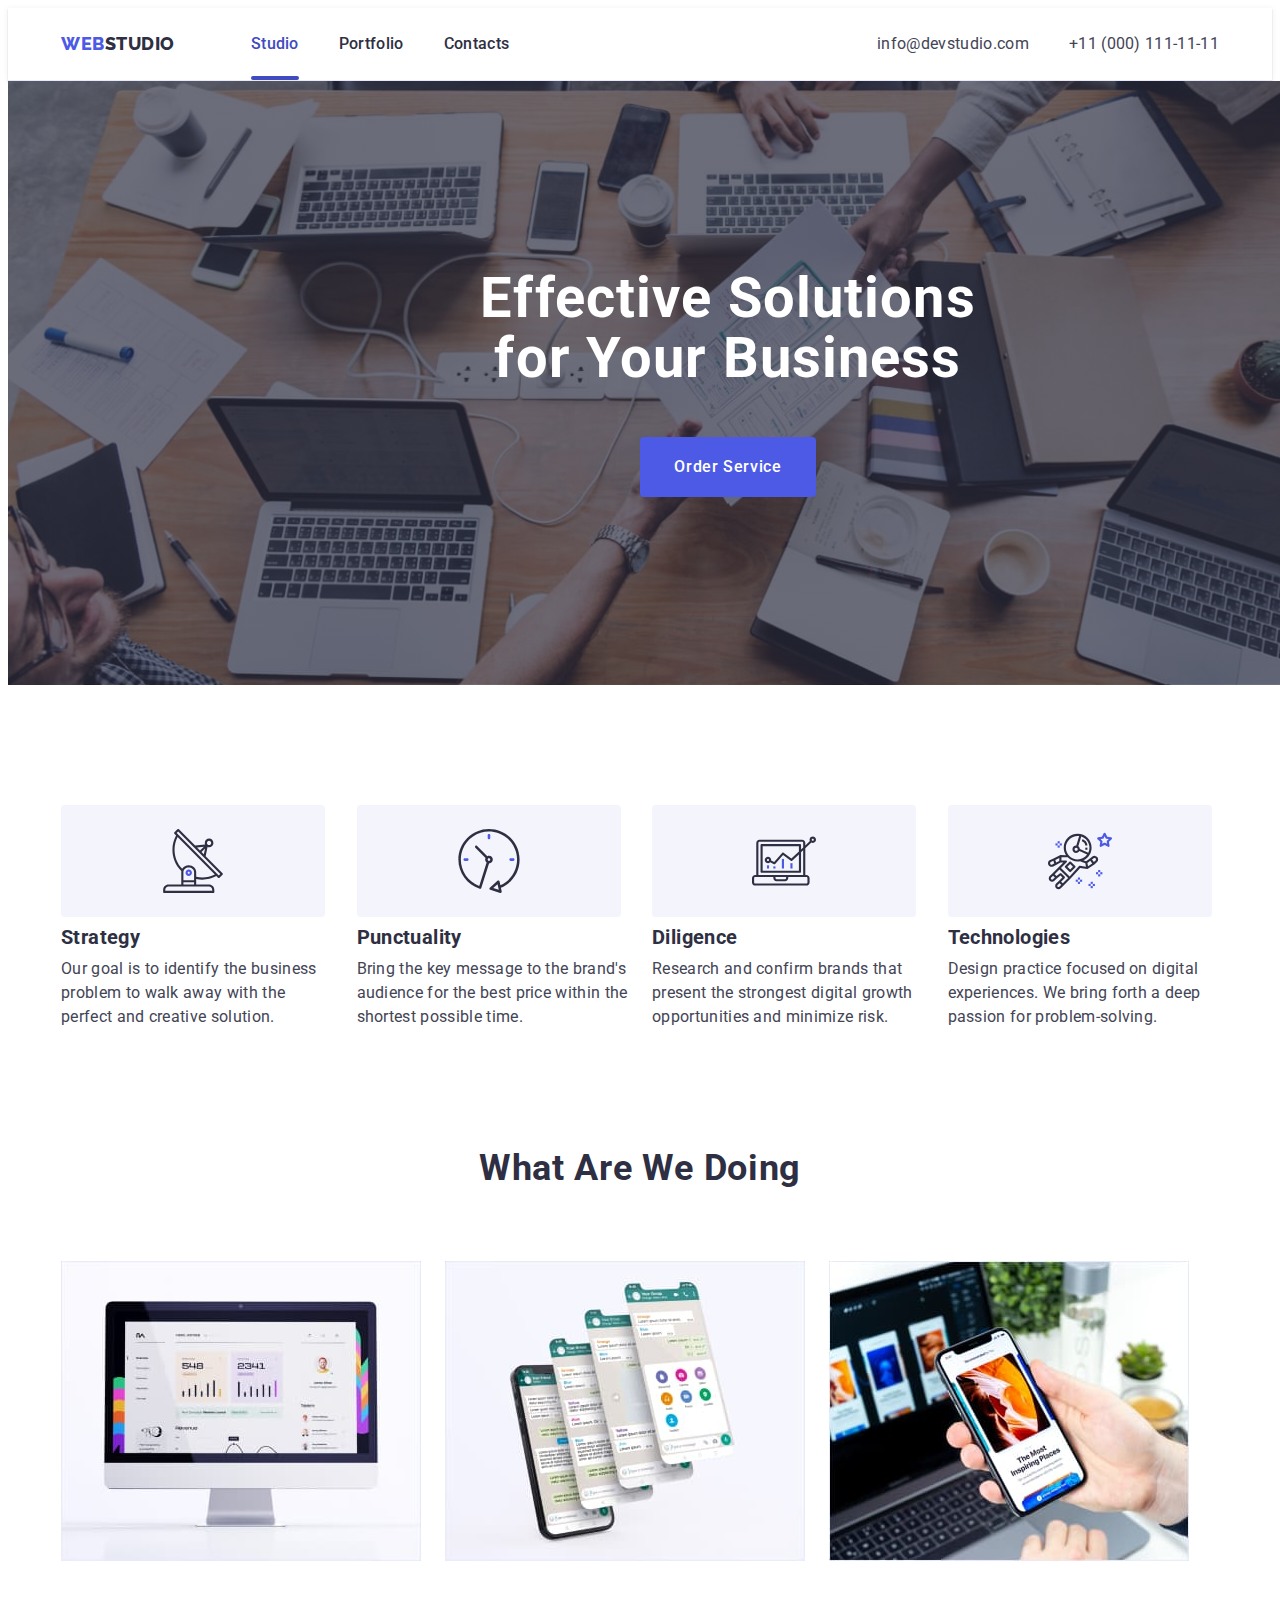
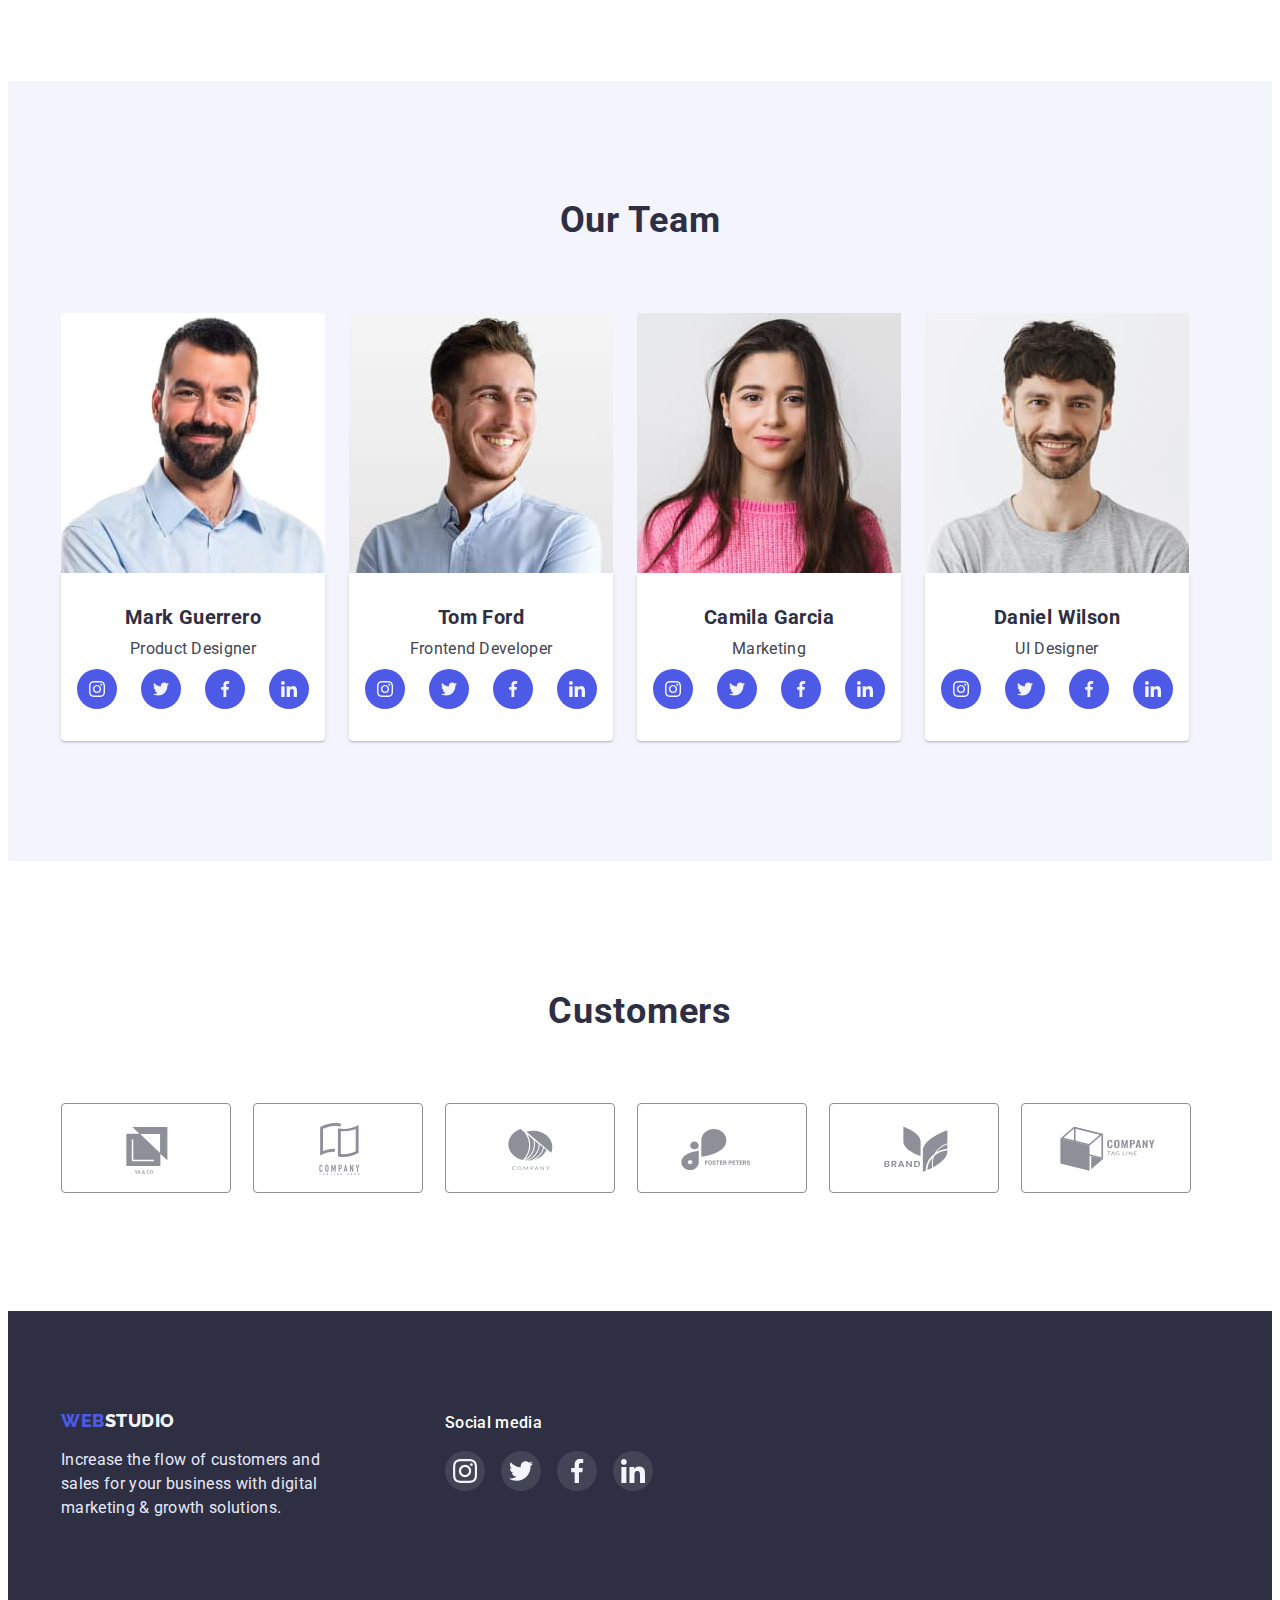
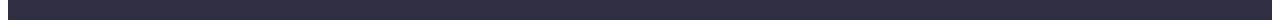
<file: index.html>
<!DOCTYPE html>
<html lang="en">
  <head>
    <meta charset="UTF-8" />
    <meta http-equiv="X-UA-Compatible" content="IE=edge" />
    <meta name="viewport" content="width=device-width, initial-scale=1.0" />
    <link rel="preconnect" href="https://fonts.googleapis.com" />
    <link rel="preconnect" href="https://fonts.gstatic.com" crossorigin />
    <link
      href="https://fonts.googleapis.com/css2?family=Raleway:wght@800&family=Roboto:wght@400;500;700;900&display=swap"
      rel="stylesheet"
    />
    <link
      rel="stylesheet"
      href="https://cdnjs.cloudflare.com/ajax/libs/modern-normalize/1.1.0/modern-normalize.min.css"
      integrity="sha512-wpPYUAdjBVSE4KJnH1VR1HeZfpl1ub8YT/NKx4PuQ5NmX2tKuGu6U/JRp5y+Y8XG2tV+wKQpNHVUX03MfMFn9Q=="
      crossorigin="anonymous"
      referrerpolicy="no-referrer"
    />
    <link rel="stylesheet" href="./css/styles.css" />
    <title>Home Work</title>
  </head>
  <body>
    <!--HEADER-->
    <header class="header">
      <div class="container header-container">
        <nav class="navigation">
          <a href="./index.html" class="logo link">
            <span class="logo-web">web</span>studio</a
          >
          <ul class="menu lists">
            <li class="menu-item">
              <a class="menu-txt link current" href="./index.html">Studio</a>
            </li>
            <li class="menu-item">
              <a class="menu-txt link" href="./portfolio.html">Portfolio</a>
            </li>
            <li class="menu-item">
              <a class="menu-txt link" href="/">Contacts</a>
            </li>
          </ul>
        </nav>
        <address class="address">
          <ul class="mail-tel lists">
            <li>
              <a class="link contacts mail" href="mailto:info@devstudio.com"
                >info@devstudio.com</a
              >
            </li>
            <li>
              <a class="link contacts" href="tel:+110001111111"
                >+11 (000) 111-11-11</a
              >
            </li>
          </ul>
        </address>
      </div>
    </header>
    <!--/HEADER-->
    <!--MAIN-->
    <main>
      <!--HERO-->
      <section class="hero">
        <div class="container hero-container">
          <h1 class="main-title">Effective Solutions for Your Business</h1>
          <button class="main-btn" data-modal-open type="button">
            Order Service
          </button>
        </div>
      </section>
      <!--/HERO-->
      <!--FEATURES-->
      <section class="features">
        <div class="container">
          <ul class="features-list lists">
            <li class="features-list-item">
              <div class="features-icon-item">
                <svg class="features-icon" width="64" height="64">
                  <use href="./images/icons.svg#icon-antenna"></use>
                </svg>
              </div>
              <h3 class="features-title">Strategy</h3>
              <p class="features-txt">
                Our goal is to identify the business problem to walk away with
                the perfect and creative solution.
              </p>
            </li>
            <li class="features-list-item">
              <div class="features-icon-item">
                <svg class="features-icon" width="64" height="64">
                  <use href="./images/icons.svg#icon-clock"></use>
                </svg>
              </div>
              <h3 class="features-title">Punctuality</h3>
              <p class="features-txt">
                Bring the key message to the brand's audience for the best price
                within the shortest possible time.
              </p>
            </li>
            <li class="features-list-item">
              <div class="features-icon-item">
                <svg class="features-icon" width="64" height="64">
                  <use href="./images/icons.svg#icon-diagram"></use>
                </svg>
              </div>
              <h3 class="features-title">Diligence</h3>
              <p class="features-txt">
                Research and confirm brands that present the strongest digital
                growth opportunities and minimize risk.
              </p>
            </li>
            <li class="features-list-item">
              <div class="features-icon-item">
                <svg class="features-icon" width="64" height="64">
                  <use href="./images/icons.svg#icon-astronaut"></use>
                </svg>
              </div>
              <h3 class="features-title">Technologies</h3>
              <p class="features-txt">
                Design practice focused on digital experiences. We bring forth a
                deep passion for problem-solving.
              </p>
            </li>
          </ul>
        </div>
      </section>
      <!--/FEATURES-->
      <!--PROJECTS-->
      <section class="projects">
        <div class="container">
          <h2 class="project-title">What are we doing</h2>
          <ul class="projects-list lists">
            <li class="img">
              <img
                src="./images/monitor.jpg"
                alt="monitor"
                width="360"
                height="300"
              />
            </li>
            <li class="img">
              <img
                src="./images/telephones.jpg"
                alt="telephones"
                width="360"
                height="300"
              />
            </li>
            <li class="img">
              <img
                src="./images/telephonandnote.jpg"
                alt="telephone_and_monitor"
                width="360"
                height="300"
              />
            </li>
          </ul>
        </div>
      </section>
      <!--/PROJECTS-->
      <!--TEAM-->
      <section class="team">
        <div class="container">
          <h2 class="team-title">Our Team</h2>
          <ul class="team-list lists">
            <li>
              <img
                src="./images/imgboroda.jpg"
                alt="Mark Guerrero"
                width="264"
                height="260"
              />
              <div class="team-content">
                <h3 class="team-name">Mark Guerrero</h3>
                <p class="job">Product Designer</p>
                <ul class="team-soc-list lists">
                  <li class="team-soc-item">
                    <a href="" class="team-soc-link link"
                      ><svg class="team-soc-icon" width="16" height="16">
                        <use href="./images/icons.svg#icon-instagram"></use>
                      </svg>
                    </a>
                  </li>
                  <li class="team-soc-item">
                    <a href="" class="team-soc-link link"
                      ><svg class="team-soc-icon" width="16" height="16">
                        <use href="./images/icons.svg#icon-twitter"></use>
                      </svg>
                    </a>
                  </li>
                  <li class="team-soc-item">
                    <a href="" class="team-soc-link link"
                      ><svg class="team-soc-icon" width="16" height="16">
                        <use href="./images/icons.svg#icon-facebook"></use>
                      </svg>
                    </a>
                  </li>
                  <li class="team-soc-item">
                    <a href="" class="team-soc-link link"
                      ><svg class="team-soc-icon" width="16" height="16">
                        <use href="./images/icons.svg#icon-linkedin"></use>
                      </svg>
                    </a>
                  </li>
                </ul>
              </div>
            </li>
            <li>
              <img
                src="./images/jungboy.jpg"
                alt="Tom Ford"
                width="264"
                height="260"
              />
              <div class="team-content">
                <h3 class="team-name">Tom Ford</h3>
                <p class="job">Frontend Developer</p>
                <ul class="team-soc-list lists">
                  <li class="team-soc-item">
                    <a href="" class="team-soc-link link"
                      ><svg class="team-soc-icon" width="16" height="16">
                        <use href="./images/icons.svg#icon-instagram"></use>
                      </svg>
                    </a>
                  </li>
                  <li class="team-soc-item">
                    <a href="" class="team-soc-link link"
                      ><svg class="team-soc-icon" width="16" height="16">
                        <use href="./images/icons.svg#icon-twitter"></use>
                      </svg>
                    </a>
                  </li>
                  <li class="team-soc-item">
                    <a href="" class="team-soc-link link"
                      ><svg class="team-soc-icon" width="16" height="16">
                        <use href="./images/icons.svg#icon-facebook"></use>
                      </svg>
                    </a>
                  </li>
                  <li class="team-soc-item">
                    <a href="" class="team-soc-link link"
                      ><svg class="team-soc-icon" width="16" height="16">
                        <use href="./images/icons.svg#icon-linkedin"></use>
                      </svg>
                    </a>
                  </li>
                </ul>
              </div>
            </li>
            <li>
              <img
                src="./images/girl.jpg"
                alt="Camila Garcia"
                width="264"
                height="260"
              />
              <div class="team-content">
                <h3 class="team-name">Camila Garcia</h3>
                <p class="job">Marketing</p>
                <ul class="team-soc-list lists">
                  <li class="team-soc-item">
                    <a href="" class="team-soc-link link"
                      ><svg class="team-soc-icon" width="16" height="16">
                        <use href="./images/icons.svg#icon-instagram"></use>
                      </svg>
                    </a>
                  </li>
                  <li class="team-soc-item">
                    <a href="" class="team-soc-link link"
                      ><svg class="team-soc-icon" width="16" height="16">
                        <use href="./images/icons.svg#icon-twitter"></use>
                      </svg>
                    </a>
                  </li>
                  <li class="team-soc-item">
                    <a href="" class="team-soc-link link"
                      ><svg class="team-soc-icon" width="16" height="16">
                        <use href="./images/icons.svg#icon-facebook"></use>
                      </svg>
                    </a>
                  </li>
                  <li class="team-soc-item">
                    <a href="" class="team-soc-link link"
                      ><svg class="team-soc-icon" width="16" height="16">
                        <use href="./images/icons.svg#icon-linkedin"></use>
                      </svg>
                    </a>
                  </li>
                </ul>
              </div>
            </li>
            <li>
              <img
                src="./images/jungboroda.jpg"
                alt="Daniel Wilson"
                width="264"
                height="260"
              />
              <div class="team-content">
                <h3 class="team-name">Daniel Wilson</h3>
                <p class="job">UI Designer</p>
                <ul class="team-soc-list lists">
                  <li class="team-soc-item">
                    <a href="" class="team-soc-link link"
                      ><svg class="team-soc-icon" width="16" height="16">
                        <use href="./images/icons.svg#icon-instagram"></use>
                      </svg>
                    </a>
                  </li>
                  <li class="team-soc-item">
                    <a href="" class="team-soc-link link"
                      ><svg class="team-soc-icon" width="16" height="16">
                        <use href="./images/icons.svg#icon-twitter"></use>
                      </svg>
                    </a>
                  </li>
                  <li class="team-soc-item">
                    <a href="" class="team-soc-link link"
                      ><svg class="team-soc-icon" width="16" height="16">
                        <use href="./images/icons.svg#icon-facebook"></use>
                      </svg>
                    </a>
                  </li>
                  <li class="team-soc-item">
                    <a href="" class="team-soc-link link"
                      ><svg class="team-soc-icon" width="16" height="16">
                        <use href="./images/icons.svg#icon-linkedin"></use>
                      </svg>
                    </a>
                  </li>
                </ul>
              </div>
            </li>
          </ul>
        </div>
      </section>
      <!--/TEAM-->
      <!--CUSTOMERS-->
      <section class="customers">
        <div class="container">
          <h2 class="customers-title">customers</h2>
          <ul class="customers-list lists">
            <li class="customers-item">
              <a class="customers-link link" href=""
                ><svg class="customers-icon" width="104" height="56">
                  <use href="./images/icons.svg#icon-Logo1"></use>
                </svg>
              </a>
            </li>
            <li class="customers-item">
              <a class="customers-link link" href=""
                ><svg class="customers-icon" width="104" height="56">
                  <use href="./images/icons.svg#icon-Logo2"></use>
                </svg>
              </a>
            </li>
            <li class="customers-item">
              <a class="customers-link link" href=""
                ><svg class="customers-icon" width="104" height="56">
                  <use href="./images/icons.svg#icon-Logo3"></use>
                </svg>
              </a>
            </li>
            <li class="customers-item">
              <a class="customers-link link" href=""
                ><svg class="customers-icon" width="104" height="56">
                  <use href="./images/icons.svg#icon-Logo4"></use>
                </svg>
              </a>
            </li>
            <li class="customers-item">
              <a class="customers-link link" href=""
                ><svg class="customers-icon" width="104" height="56">
                  <use href="./images/icons.svg#icon-Logo5"></use>
                </svg>
              </a>
            </li>
            <li class="customers-item">
              <a class="customers-link link" href=""
                ><svg class="customers-icon" width="104" height="56">
                  <use href="./images/icons.svg#icon-Logo6"></use>
                </svg>
              </a>
            </li>
          </ul>
        </div>
      </section>
      <!--/CUSTOMERS-->
    </main>
    <!--/MAIN-->
    <!--FOOTER-->
    <footer class="footer">
      <div class="container">
        <div class="footer-logo-txt">
          <a href="./index.html" class="footer-logo link"
            ><span class="logo-web">web</span>studio</a
          >
          <p class="footer-txt">
            Increase the flow of customers and sales for your business with
            digital marketing & growth solutions.
          </p>
        </div>
        <div class="footer-soc">
          <h2 class="footer-soc-title">Social media</h2>
          <ul class="footer-soc-list lists">
            <li class="footer-soc-item">
              <a class="footer-soc-link link" href="/">
                <svg class="footer-soc-icon" width="24" height="24">
                  <use href="./images/icons.svg#icon-instagram"></use>
                </svg>
              </a>
            </li>
            <li class="footer-soc-item">
              <a class="footer-soc-link link" href="/"
                ><svg class="footer-soc-icon" width="24" height="24">
                  <use href="./images/icons.svg#icon-twitter"></use>
                </svg>
              </a>
            </li>
            <li class="footer-soc-item">
              <a class="footer-soc-link link" href="/"
                ><svg class="footer-soc-icon" width="24" height="24">
                  <use href="./images/icons.svg#icon-facebook"></use>
                </svg>
              </a>
            </li>
            <li class="footer-soc-item">
              <a class="footer-soc-link link" href="/"
                ><svg class="footer-soc-icon" width="24" height="24">
                  <use href="./images/icons.svg#icon-linkedin"></use>
                </svg>
              </a>
            </li>
          </ul>
        </div>
      </div>
    </footer>
    <!--/FOOTER-->
    <!--MODAL-->
    <div class="backdrop is-hidden" data-modal>
      <div class="modal">
        <button type="button" data-modal-close class="modal-close">
          <svg class="x-modal">
            <use
              href="./images/icons.svg#icon-close"
              width="8"
              height="8"
            ></use>
          </svg>
        </button>
      </div>
    </div>
    <!--/MODAL-->
    <script src="./js/modal.js"></script>
  </body>
</html>
</file>
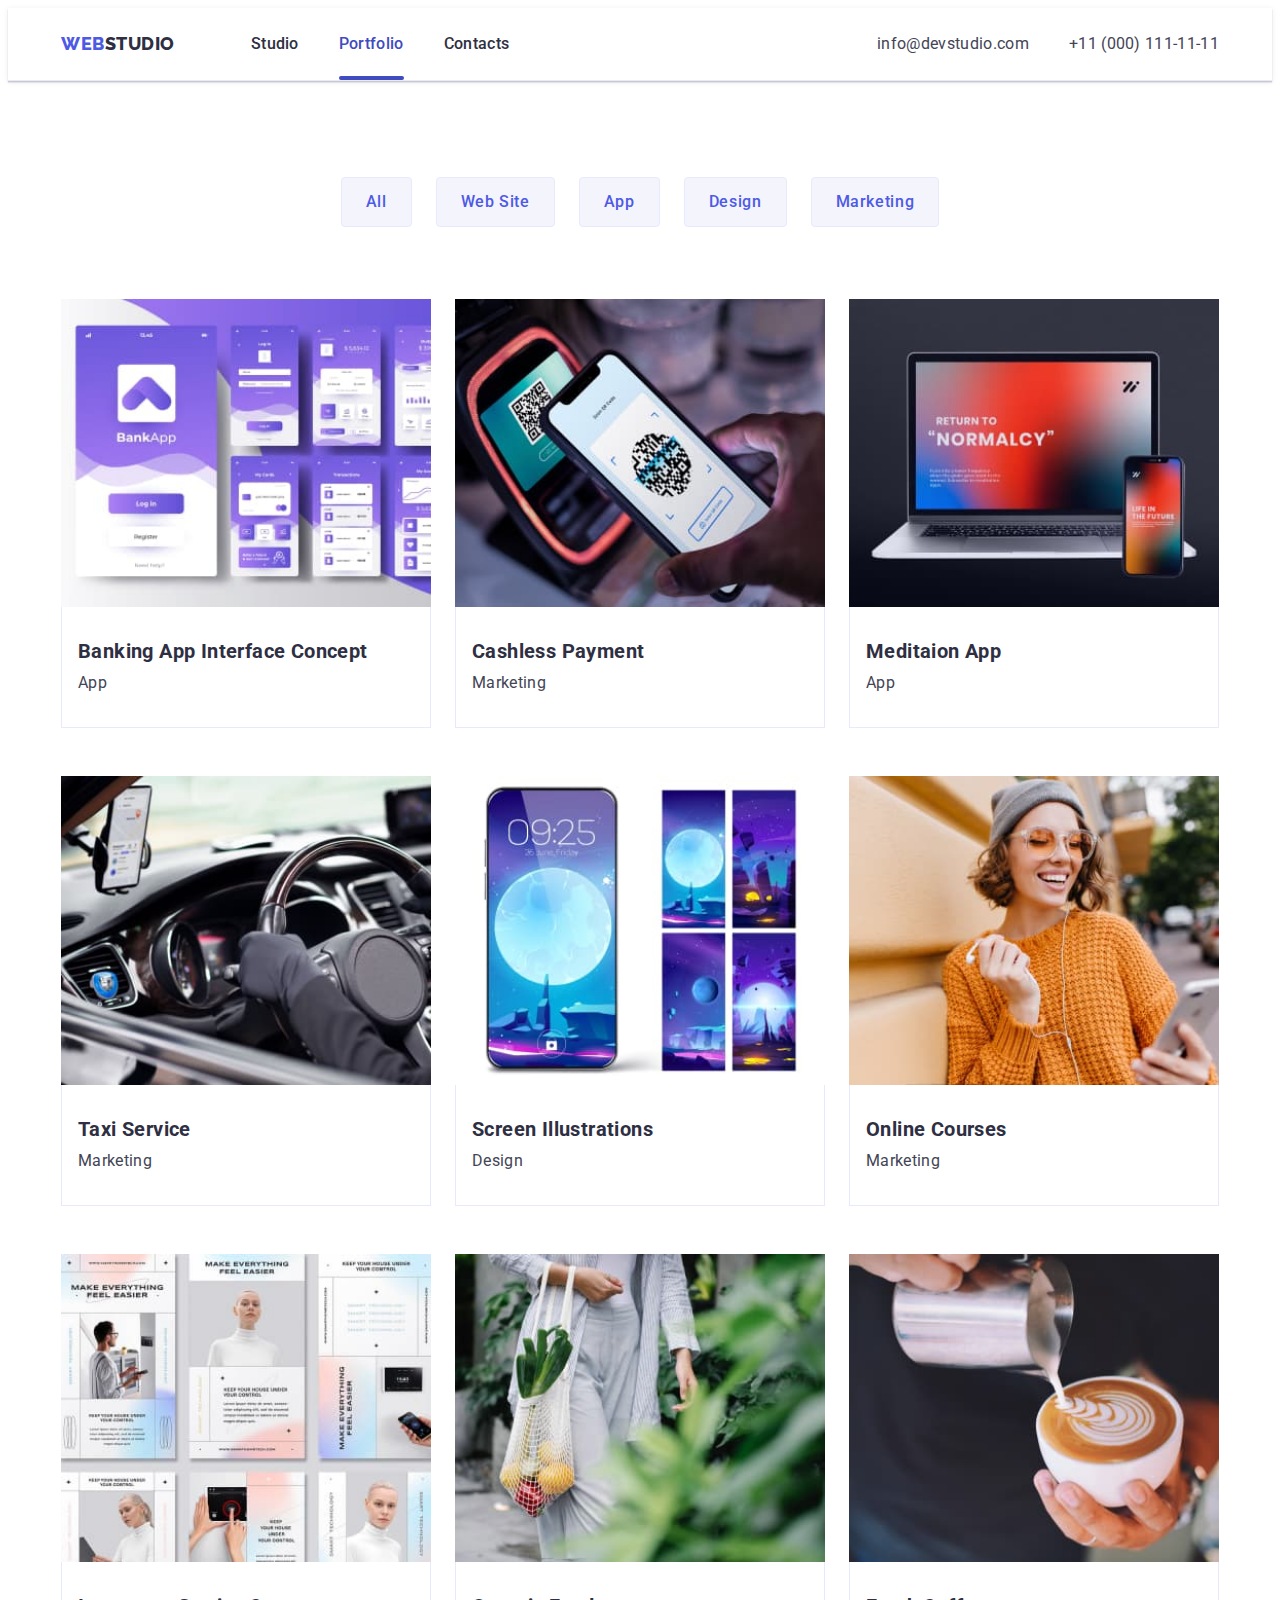
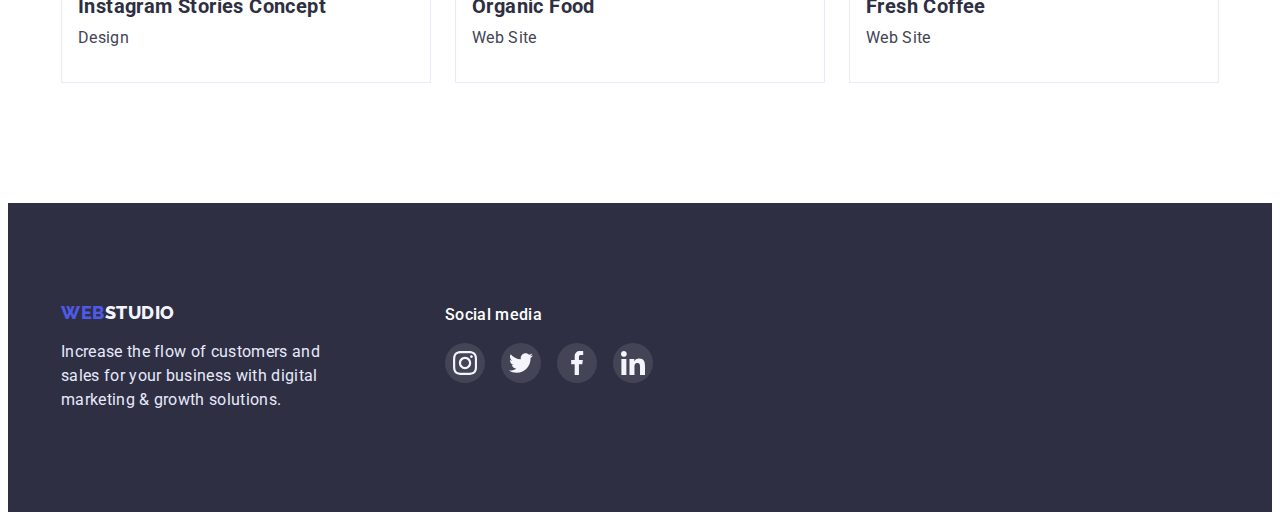
<file: portfolio.html>
<!DOCTYPE html>
<html lang="en">
  <head>
    <meta charset="UTF-8" />
    <meta http-equiv="X-UA-Compatible" content="IE=edge" />
    <meta name="viewport" content="width=device-width, initial-scale=1.0" />
    <link rel="preconnect" href="https://fonts.googleapis.com" />
    <link rel="preconnect" href="https://fonts.gstatic.com" crossorigin />
    <link
      href="https://fonts.googleapis.com/css2?family=Raleway:wght@800&family=Roboto:wght@400;500;700;900&display=swap"
      rel="stylesheet"
    />
    <link
      rel="stylesheet"
      href="https://cdnjs.cloudflare.com/ajax/libs/modern-normalize/1.1.0/modern-normalize.min.css"
      integrity="sha512-wpPYUAdjBVSE4KJnH1VR1HeZfpl1ub8YT/NKx4PuQ5NmX2tKuGu6U/JRp5y+Y8XG2tV+wKQpNHVUX03MfMFn9Q=="
      crossorigin="anonymous"
      referrerpolicy="no-referrer"
    />
    <link rel="stylesheet" href="./css/styles.css" />
    <title>Portfolio</title>
  </head>
  <body>
    <!--HEADER-->
    <header class="header portfolio-header">
      <div class="container header-container">
        <nav class="navigation">
          <a href="./index.html" class="logo link">
            <span class="logo-web">web</span>studio</a
          >
          <ul class="menu lists">
            <li class="menu-item">
              <a class="menu-txt link" href="./index.html">Studio</a>
            </li>
            <li class="menu-item">
              <a class="menu-txt link current" href="./portfolio.html"
                >Portfolio</a
              >
            </li>
            <li class="menu-item">
              <a class="menu-txt link" href="/">Contacts</a>
            </li>
          </ul>
        </nav>
        <address class="address">
          <ul class="mail-tel lists">
            <li>
              <a class="link contacts mail" href="mailto:info@devstudio.com"
                >info@devstudio.com</a
              >
            </li>
            <li>
              <a class="link contacts" href="tel:+110001111111"
                >+11 (000) 111-11-11</a
              >
            </li>
          </ul>
        </address>
      </div>
    </header>
    <!--/HEADER-->
    <!--PORTFOLIO-->
    <main>
      <section class="portfolio">
        <div class="container">
          <ul class="portfolio-navigation lists">
            <li><button type="button" class="portfolio-btn">All</button></li>
            <li>
              <button type="button" class="portfolio-btn">Web Site</button>
            </li>
            <li><button type="button" class="portfolio-btn">App</button></li>
            <li><button type="button" class="portfolio-btn">Design</button></li>
            <li>
              <button type="button" class="portfolio-btn">Marketing</button>
            </li>
          </ul>
          <ul class="portfolio-list lists">
            <li class="portfolio-item">
              <a href="/" class="link portfolio-card-link">
                <div class="portfolio-top">
                  <img
                    src="./images/img_portfolio_1.jpg"
                    alt="Sample application"
                  />
                  <p class="portfolio-top-txt">
                    14 Stylish and User-Friendly App Design Concepts · Task
                    Manager App · Calorie Tracker App · Exotic Fruit Ecommerce
                    App · Cloud Storage App
                  </p>
                </div>
                <div class="portfolio-content">
                  <h2 class="portfolio-title">Banking App Interface Concept</h2>
                  <p class="portfolio-txt">App</p>
                </div>
              </a>
            </li>
            <li class="portfolio-item">
              <a href="/" class="link portfolio-card-link">
                <div class="portfolio-top">
                  <img
                    src="./images/img_portfolio_2.jpg"
                    alt="Phone with qr code"
                  />
                  <p class="portfolio-top-txt">
                    14 Stylish and User-Friendly App Design Concepts · Task
                    Manager App · Calorie Tracker App · Exotic Fruit Ecommerce
                    App · Cloud Storage App
                  </p>
                </div>
                <div class="portfolio-content">
                  <h2 class="portfolio-title">Cashless Payment</h2>
                  <p class="portfolio-txt">Marketing</p>
                </div>
              </a>
            </li>
            <li class="portfolio-item">
              <a href="/" class="link portfolio-card-link">
                <div class="portfolio-top">
                  <img
                    src="./images/img_portfolio_3.jpg"
                    alt="Laptop with phone"
                  />
                  <p class="portfolio-top-txt">
                    14 Stylish and User-Friendly App Design Concepts · Task
                    Manager App · Calorie Tracker App · Exotic Fruit Ecommerce
                    App · Cloud Storage App
                  </p>
                </div>

                <div class="portfolio-content">
                  <h2 class="portfolio-title">Meditaion App</h2>
                  <p class="portfolio-txt">App</p>
                </div>
              </a>
            </li>
            <li class="portfolio-item">
              <a href="/" class="link portfolio-card-link">
                <div class="portfolio-top">
                  <img
                    src="./images/img_portfolio_4.jpg"
                    alt="Car salon with phone and driver"
                  />
                  <p class="portfolio-top-txt">
                    14 Stylish and User-Friendly App Design Concepts · Task
                    Manager App · Calorie Tracker App · Exotic Fruit Ecommerce
                    App · Cloud Storage App
                  </p>
                </div>
                <div class="portfolio-content">
                  <h2 class="portfolio-title">Taxi Service</h2>
                  <p class="portfolio-txt">Marketing</p>
                </div>
              </a>
            </li>
            <li class="portfolio-item">
              <a href="/" class="link portfolio-card-link">
                <div class="portfolio-top">
                  <img
                    src="./images/img_portfolio_5.jpg"
                    alt="Phone theme design"
                  />
                  <p class="portfolio-top-txt">
                    14 Stylish and User-Friendly App Design Concepts · Task
                    Manager App · Calorie Tracker App · Exotic Fruit Ecommerce
                    App · Cloud Storage App
                  </p>
                </div>
                <div class="portfolio-content">
                  <h2 class="portfolio-title">Screen Illustrations</h2>
                  <p class="portfolio-txt">Design</p>
                </div>
              </a>
            </li>
            <li class="portfolio-item">
              <a href="/" class="link portfolio-card-link">
                <div class="portfolio-top">
                  <img
                    src="./images/img_portfolio_6.jpg"
                    alt="A girl with a phone and headphones"
                  />
                  <p class="portfolio-top-txt">
                    14 Stylish and User-Friendly App Design Concepts · Task
                    Manager App · Calorie Tracker App · Exotic Fruit Ecommerce
                    App · Cloud Storage App
                  </p>
                </div>
                <div class="portfolio-content">
                  <h2 class="portfolio-title">Online Courses</h2>
                  <p class="portfolio-txt">Marketing</p>
                </div>
              </a>
            </li>
            <li class="portfolio-item">
              <a href="/" class="link portfolio-card-link">
                <div class="portfolio-top">
                  <img src="./images/img_portfolio_7.jpg" alt="Layout design" />
                  <p class="portfolio-top-txt">
                    14 Stylish and User-Friendly App Design Concepts · Task
                    Manager App · Calorie Tracker App · Exotic Fruit Ecommerce
                    App · Cloud Storage App
                  </p>
                </div>
                <div class="portfolio-content">
                  <h2 class="portfolio-title">Instagram Stories Concept</h2>
                  <p class="portfolio-txt">Design</p>
                </div>
              </a>
            </li>
            <li class="portfolio-item">
              <a href="/" class="link portfolio-card-link">
                <div class="portfolio-top">
                  <img
                    src="./images/img_portfolio_8.jpg"
                    alt="A girl with a bag of fruit"
                  />
                  <p class="portfolio-top-txt">
                    14 Stylish and User-Friendly App Design Concepts · Task
                    Manager App · Calorie Tracker App · Exotic Fruit Ecommerce
                    App · Cloud Storage App
                  </p>
                </div>
                <div class="portfolio-content">
                  <h2 class="portfolio-title">Organic Food</h2>
                  <p class="portfolio-txt">Web Site</p>
                </div>
              </a>
            </li>
            <li class="portfolio-item">
              <a href="/" class="link portfolio-card-link">
                <div class="portfolio-top">
                  <img
                    src="./images/img_portfolio_9.jpg"
                    alt="The barista makes coffee"
                  />
                  <p class="portfolio-top-txt">
                    14 Stylish and User-Friendly App Design Concepts · Task
                    Manager App · Calorie Tracker App · Exotic Fruit Ecommerce
                    App · Cloud Storage App
                  </p>
                </div>
                <div class="portfolio-content">
                  <h2 class="portfolio-title">Fresh Coffee</h2>
                  <p class="portfolio-txt">Web Site</p>
                </div>
              </a>
            </li>
          </ul>
        </div>
      </section>
    </main>
    <!--/PORTFOLIO-->
    <!--FOOTER-->
    <footer class="footer">
      <div class="container">
        <div class="footer-logo-txt">
          <a href="./index.html" class="footer-logo link"
            ><span class="logo-web">web</span>studio</a
          >
          <p class="footer-txt">
            Increase the flow of customers and sales for your business with
            digital marketing & growth solutions.
          </p>
        </div>
        <div class="footer-soc">
          <h2 class="footer-soc-title">Social media</h2>
          <ul class="footer-soc-list lists">
            <li class="footer-soc-item">
              <a class="footer-soc-link link" href="/">
                <svg class="footer-soc-icon" width="24" height="24">
                  <use href="./images/icons.svg#icon-instagram"></use>
                </svg>
              </a>
            </li>
            <li class="footer-soc-item">
              <a class="footer-soc-link link" href="/"
                ><svg class="footer-soc-icon" width="24" height="24">
                  <use href="./images/icons.svg#icon-twitter"></use>
                </svg>
              </a>
            </li>
            <li class="footer-soc-item">
              <a class="footer-soc-link link" href="/"
                ><svg class="footer-soc-icon" width="24" height="24">
                  <use href="./images/icons.svg#icon-facebook"></use>
                </svg>
              </a>
            </li>
            <li class="footer-soc-item">
              <a class="footer-soc-link link" href="/"
                ><svg class="footer-soc-icon" width="24" height="24">
                  <use href="./images/icons.svg#icon-linkedin"></use>
                </svg>
              </a>
            </li>
          </ul>
        </div>
      </div>
    </footer>
    <!--/FOOTER-->
  </body>
</html>
</file>
<file: css/styles.css>
:root {
  --main-color: #2e2f42;
  --second-txt-color: #434455;
  --portfolio-btn-main-color: #f4f4fd;
  --portfolio-btn-txt-color: #4d5ae5;
  --studio-btn-color: #4d5ae5;
  --studio-btn-txt-color: #ffff;
  --portfolio-background-btn-color: #404bbf;
  --hero-footer-background-color: #2e2f42;
  --logo-web-color: #4d5ae5;
  --menu-hover-color: #404bbf;
  --footer-logo-color: #f4f4fd;
  --footer-txt-color: #e7e9fc;
  --portfolio-btn-hover-txt-color: #ffff;
  --team-bckgd-color: #f4f4fd;
  --header-border-color: #e7e9fc;
  --portfolio-btn-border-color: #e7e9fc;
  --portfolio-item-border-color: #e7e9fc;
  --team-content-bckgd-color: #ffffff;
  --soc-bckgrnd-color: #4d5ae5;
  --soc-icon-color: #f4f4fd;
  --soc-bckgrnd-hover-color: #404bbf;
  --border-cust-color: #8e8f99;
  --features-icon-bckgrnd-color: #f4f4fd;
  --footer-soc-title-color: #fff;
  --footer-soc-bckgrnd-color: rgba(255, 255, 255, 0.1);
  --footer-soc-icon-color: #f4f4fd;
  --footer-soc-hover-color: #31d0aa;
  --main-background-btn-hover-color: #404bbf;
  --portfolio-hover-shadow: 0px 1px 6px rgba(46, 47, 66, 0.08),
    0px 1px 1px rgba(46, 47, 66, 0.16), 0px 2px 1px rgba(46, 47, 66, 0.08);
  --teamcard-shadow: 0px 1px 6px rgba(46, 47, 66, 0.08),
    0px 1px 1px rgba(46, 47, 66, 0.16), 0px 2px 1px rgba(46, 47, 66, 0.08);
  --portfolio-btn-hover-shadow: 0px 3px 1px rgba(0, 0, 0, 0.1),
    0px 2px 1px rgba(0, 0, 0, 0.08), 0px 2px 2px rgba(0, 0, 0, 0.12);
  --header-shadow: 0px 2px 1px rgba(46, 47, 66, 0.08),
    0px 1px 1px rgba(46, 47, 66, 0.16), 0px 1px 6px rgba(46, 47, 66, 0.08);
  --backdrop-bckgrnd-color: rgba(46, 47, 66, 0.4);
  --modal-bckgrnd-color: #fcfcfc;
  --modal-shadow: 0px 1px 1px rgba(0, 0, 0, 0.14),
    0px 1px 3px rgba(0, 0, 0, 0.12), 0px 2px 1px rgba(0, 0, 0, 0.2);
  --modal-close-bckgrnd-color: #e7e9fc;
}

body {
  font-family: "Roboto", sans-serif;
  background-color: var(--studio-btn-txt-color);
  color: var(--main-color);
}
.container {
  width: 1158px;
  margin: 0 auto;
  padding-left: 15px;
  padding-right: 15px;
}
.lists {
  list-style: none;
}
.link {
  text-decoration: none;
}
h1,
h2,
h3,
h4,
h5,
h6,
p {
  margin: 0;
}
ul {
  margin: 0;
  padding-left: 0;
}
button {
  cursor: pointer;
}
img {
  display: block;
  min-width: 100%;
  height: auto;
}
/*---------MODAL--------*/
.backdrop {
  position: fixed;
  top: 0;
  width: 100%;
  height: 100%;
  background: var(--backdrop-bckgrnd-color);
  transition: opacity 250ms cubic-bezier(0.4, 0, 0.2, 1),
    visibility 250ms cubic-bezier(0.4, 0, 0.2, 1);
}
.modal {
  position: absolute;
  top: 50%;
  left: 50%;
  transform: translate(-50%, -50%) scaleY(1);
  width: 408px;
  min-height: 576px;
  background: var(--modal-bckgrnd-color);
  box-shadow: var(--modal-shadow);
  border-radius: 4px;
  padding: 24px;
  transition: transform 300ms cubic-bezier(0.4, 0, 0.2, 1);
}
.modal-close {
  position: absolute;
  right: 24px;
  width: 24px;
  height: 24px;
  background: var(--modal-close-bckgrnd-color);
  border: 1px solid rgba(0, 0, 0, 0.1);
  border-radius: 50%;
}
.x-modal {
  position: absolute;
  left: 33.33%;
  right: 33.33%;
  top: 33.33%;
  bottom: 33.33%;
}
.is-hidden {
  opacity: 0;
  visibility: hidden;
  pointer-events: none;
}
.backdrop.is-hidden .modal {
  transform: translate(-50%, -50%) scaleY(0);
}
/*---------/MODAL--------*/
/*---------HEADER--------*/
.header {
  padding-top: 24px;
  padding-bottom: 24px;
  border-bottom: 1px solid var(--header-border-color);
  box-shadow: var(--header-shadow);
}
.header-container {
  display: flex;
}
.navigation {
  display: flex;
  align-items: center;
}
.logo {
  font-family: "Raleway", sans-serif;
  font-style: normal;
  font-weight: 800;
  font-size: 18px;
  line-height: 1.33;
  letter-spacing: 0.03em;
  margin-right: 76px;
  text-transform: uppercase;
  color: var(--main-color);
}
.logo-web {
  color: var(--logo-web-color);
}
.menu {
  display: flex;
  gap: 40px;
}
.menu-txt:hover,
.menu-txt:focus,
.mail:hover,
.mail:focus {
  color: var(--menu-hover-color);
}
.menu-txt {
  padding-top: 27px;
  padding-bottom: 27px;
  font-weight: 500;
  font-size: 16px;
  line-height: 1.5;
  letter-spacing: 0.02em;
  height: 24px;
  color: var(--main-color);
  transition: color 250ms cubic-bezier(0.4, 0, 0.2, 1);
}
.address {
  margin-left: auto;
}
.mail-tel {
  display: flex;
  letter-spacing: normal;
  gap: 40px;
}
.mail {
  padding-top: 27px;
  padding-bottom: 27px;
  transition: color 250ms cubic-bezier(0.4, 0, 0.2, 1);
}
.contacts {
  font-style: normal;
  font-size: 16px;
  line-height: 1.5;
  letter-spacing: 0.02em;
  color: var(--second-txt-color);
}
.current {
  color: var(--main-background-btn-hover-color);
  position: relative;
}
.current::after {
  content: "";
  position: absolute;
  left: 0;
  bottom: 0;
  width: 100%;
  height: 4px;
  border-radius: 2px;
  background-color: var(--main-background-btn-hover-color);
}
/*---------HERO--------*/
.hero {
  width: 1440px;
  margin: 0 auto;
  background-image: linear-gradient(
      to right,
      rgba(46, 47, 66, 0.7),
      rgba(46, 47, 66, 0.7)
    ),
    url(../images/people-office\ 1.jpg);
  padding: 188px 0px;
  background-repeat: no-repeat;
  background-position: center;
  background-size: cover;
}
.main-title {
  font-size: 56px;
  line-height: 1.07;
  letter-spacing: 0.02em;
  width: 496px;
  text-align: center;
  margin: auto;
  margin-bottom: 48px;
  color: var(--studio-btn-txt-color);
}
.main-btn {
  font-family: "Roboto", sans-serif;
  font-weight: 500;
  font-size: 16px;
  line-height: 1.5;
  letter-spacing: 0.04em;
  border-radius: 4px;
  border-color: transparent;
  padding: 16px 32px;
  margin-top: 48px;
  margin: 0 auto;
  display: flex;
  flex-direction: row;
  align-items: flex-start;
  transition: background-color 250ms cubic-bezier(0.4, 0, 0.2, 1);
  background-color: var(--studio-btn-color);
  color: var(--studio-btn-txt-color);
}
.main-btn:hover,
.main-btn:focus {
  background-color: var(--main-background-btn-hover-color);
}
/*---------FEATURES--------*/
.features {
  padding-top: 120px;
  padding-bottom: 120px;
}
.features-icon-list {
  display: flex;
  gap: 24px;
  padding-bottom: 8px;
}
.features-icon-item {
  display: flex;
  align-items: center;
  justify-content: center;
  width: 264px;
  height: 112px;
  border-radius: 4px;
  margin-bottom: 8px;
  background-color: var(--features-icon-bckgrnd-color);
}
.features-list {
  display: flex;
  gap: 24px;
}
.features-list-item {
  flex-basis: calc((100% - 72px) / 4);
}
.features-title {
  font-size: 20px;
  line-height: 1.2;
  letter-spacing: 0.02em;
  margin-bottom: 8px;
}
.features-txt {
  font-size: 16px;
  line-height: 1.5;
  letter-spacing: 0.02em;
  color: var(--second-txt-color);
}
/*---------PROJECTS--------*/
.projects {
  padding-bottom: 120px;
}
.projects-list {
  display: flex;
  gap: 24px;
}
.project-title {
  font-size: 36px;
  line-height: 1.11;
  text-align: center;
  letter-spacing: 0.02em;
  text-transform: capitalize;
  margin-bottom: 72px;
}
/*---------TEAM--------*/
.team {
  padding-top: 120px;
  background-color: var(--team-bckgd-color);
}
.team-list {
  display: flex;
  padding-bottom: 120px;
  gap: 24px;
}
.team-title {
  font-size: 36px;
  line-height: 1.11;
  text-align: center;
  letter-spacing: 0.02em;
  text-transform: capitalize;
  margin-bottom: 72px;
}
.team-content {
  padding-top: 32px;
  padding-bottom: 32px;
  background: var(--team-content-bckgd-color);
  box-shadow: var(--teamcard-shadow);
  border-radius: 0px 0px 4px 4px;
}
.team-name {
  font-size: 20px;
  line-height: 1.2;
  text-align: center;
  margin-bottom: 8px;
  letter-spacing: 0.02em;
}
.job {
  font-size: 16px;
  line-height: 1.5;
  text-align: center;
  letter-spacing: 0.02em;
  margin-bottom: 8px;
  color: var(--second-txt-color);
}
.team-soc-list {
  display: flex;
  justify-content: center;
  gap: 24px;
}
.team-soc-item {
  width: 40px;
  height: 40px;
}
.team-soc-link {
  display: block;
  width: 100%;
  height: 100%;
  background-color: var(--soc-bckgrnd-color);
  border-radius: 50%;
  display: flex;
  align-items: center;
  justify-content: center;
  transition: background-color 250ms cubic-bezier(0.4, 0, 0.2, 1);
}
.team-soc-link:is(:hover, :focus) {
  background-color: var(--soc-bckgrnd-hover-color);
}
.team-soc-icon {
  fill: var(--soc-icon-color);
}
/*---------CUSTOMERS--------*/
.customers {
  padding-top: 130px;
  padding-bottom: 120px;
}
.customers-title {
  font-size: 36px;
  line-height: calc(40 / 36);
  text-align: center;
  letter-spacing: 0.02em;
  text-transform: capitalize;
  margin-bottom: 72px;
}
.customers-list {
  display: flex;
  gap: 24px;
}
.customers-item {
  width: 168px;
  height: 88px;
}
.customers-link {
  width: 100%;
  height: 100%;
  border: 1px solid var(--border-cust-color);
  display: flex;
  align-items: center;
  justify-content: center;
  border-radius: 4px;
  transition: border-color 250ms cubic-bezier(0.4, 0, 0.2, 1);
}
.customers-link:is(:hover, :focus) {
  border-color: var(--soc-bckgrnd-hover-color);
}
.customers-link:is(:hover, :focus) .customers-icon {
  fill: var(--soc-bckgrnd-hover-color);
}
.customers-icon {
  fill: var(--border-cust-color);
  transition: fill 250ms cubic-bezier(0.4, 0, 0.2, 1);
}
/*---------FOOTER--------*/
.footer {
  background-color: var(--hero-footer-background-color);
  padding-top: 100px;
  padding-bottom: 100px;
}
.footer > .container {
  display: flex;
  gap: 120px;
}
.footer-soc-title {
  font-weight: 500;
  font-size: 16px;
  line-height: calc(24 / 16);
  letter-spacing: 0.02em;
  padding-bottom: 16px;
  color: var(--footer-soc-title-color);
}
.footer-logo {
  font-family: "Raleway", sans-serif;
  font-weight: 800;
  font-size: 18px;
  line-height: 1.16;
  align-items: center;
  letter-spacing: 0.03em;
  text-transform: uppercase;
  color: var(--footer-logo-color);
}
.footer-soc-list {
  display: flex;
  justify-content: center;
  gap: 16px;
}
.footer-soc-item {
  width: 40px;
  height: 40px;
}
.footer-soc-link {
  display: block;
  width: 100%;
  height: 100%;
  background-color: var(--footer-soc-bckgrnd-color);
  border-radius: 50%;
  display: flex;
  align-items: center;
  justify-content: center;
  transition: background-color 250ms cubic-bezier(0.4, 0, 0.2, 1);
}
.footer-soc-icon {
  fill: var(--footer-soc-icon-color);
}
.footer-soc-link:is(:hover, :focus) {
  background-color: var(--footer-soc-hover-color);
}
.footer-txt {
  font-size: 16px;
  line-height: 1.5;
  letter-spacing: 0.02em;
  margin-top: 16px;
  max-width: 264px;
  color: var(--footer-txt-color);
}
/*---------PORTFOLIO--------*/
.portfolio {
  padding-top: 96px;
  padding-bottom: 120px;
}
.portfolio-navigation {
  gap: 24px;
  display: flex;
  justify-content: center;
  margin-bottom: 72px;
}
.portfolio-list {
  display: flex;
  flex-wrap: wrap;
  column-gap: 24px;
  row-gap: 48px;
}
.portfolio-top {
  position: relative;
  overflow: hidden;
}
.portfolio-top-txt {
  position: absolute;
  font-size: 16px;
  line-height: 1.5;
  letter-spacing: 0.02em;
  color: var(--portfolio-btn-main-color);
  top: 0;
  background: var(--logo-web-color);
  height: 100%;
  padding-top: 40px;
  padding-right: 32px;
  padding-left: 32px;
  transform: translateY(100%);
  overflow: auto;
}
.portfolio-card-link:hover .portfolio-top-txt {
  transform: translateY(0%);
  transition: transform 250ms cubic-bezier(0.4, 0, 0.2, 1);
}
.portfolio-content {
  padding-top: 32px;
  padding-bottom: 32px;
  padding-left: 16px;
  border-right: 1px solid var(--portfolio-item-border-color);
  border-bottom: 1px solid var(--portfolio-item-border-color);
  border-left: 1px solid var(--portfolio-item-border-color);
}
.portfolio-btn:is(:hover, :focus) {
  background-color: var(--portfolio-background-btn-color);
  color: var(--portfolio-btn-hover-txt-color);
  box-shadow: var(--portfolio-btn-hover-shadow);
  border-color: var(--portfolio-background-btn-color);
}
.portfolio-btn {
  font-family: "Roboto", sans-serif;
  font-weight: 500;
  font-size: 16px;
  line-height: 1.5;
  letter-spacing: 0.04em;
  border: 1px solid var(--portfolio-btn-border-color);
  padding: 12px 24px;
  border-radius: 4px;
  transition: background-color 250ms cubic-bezier(0.4, 0, 0.2, 1),
    color 250ms cubic-bezier(0.4, 0, 0.2, 1),
    box-shadow 250ms cubic-bezier(0.4, 0, 0.2, 1),
    border-color 250ms cubic-bezier(0.4, 0, 0.2, 1);
  background-color: var(--portfolio-btn-main-color);
  color: var(--portfolio-btn-txt-color);
}
.portfolio-title {
  font-size: 20px;
  line-height: 1.2;
  letter-spacing: 0.02em;
  margin-bottom: 8px;
  color: var(--main-color);
}
.portfolio-txt {
  font-size: 16px;
  line-height: 1.5;
  letter-spacing: 0.02em;
  color: var(--second-txt-color);
}
.portfolio-item {
  flex-basis: calc((100% - 48px) / 3);
  background-blend-mode: soft-light, normal;
  mix-blend-mode: normal;
  transition: box-shadow 250ms cubic-bezier(0.4, 0, 0.2, 1);
}
.portfolio-item:is(:hover, :focus) {
  box-shadow: var(--portfolio-hover-shadow);
}
</file>
